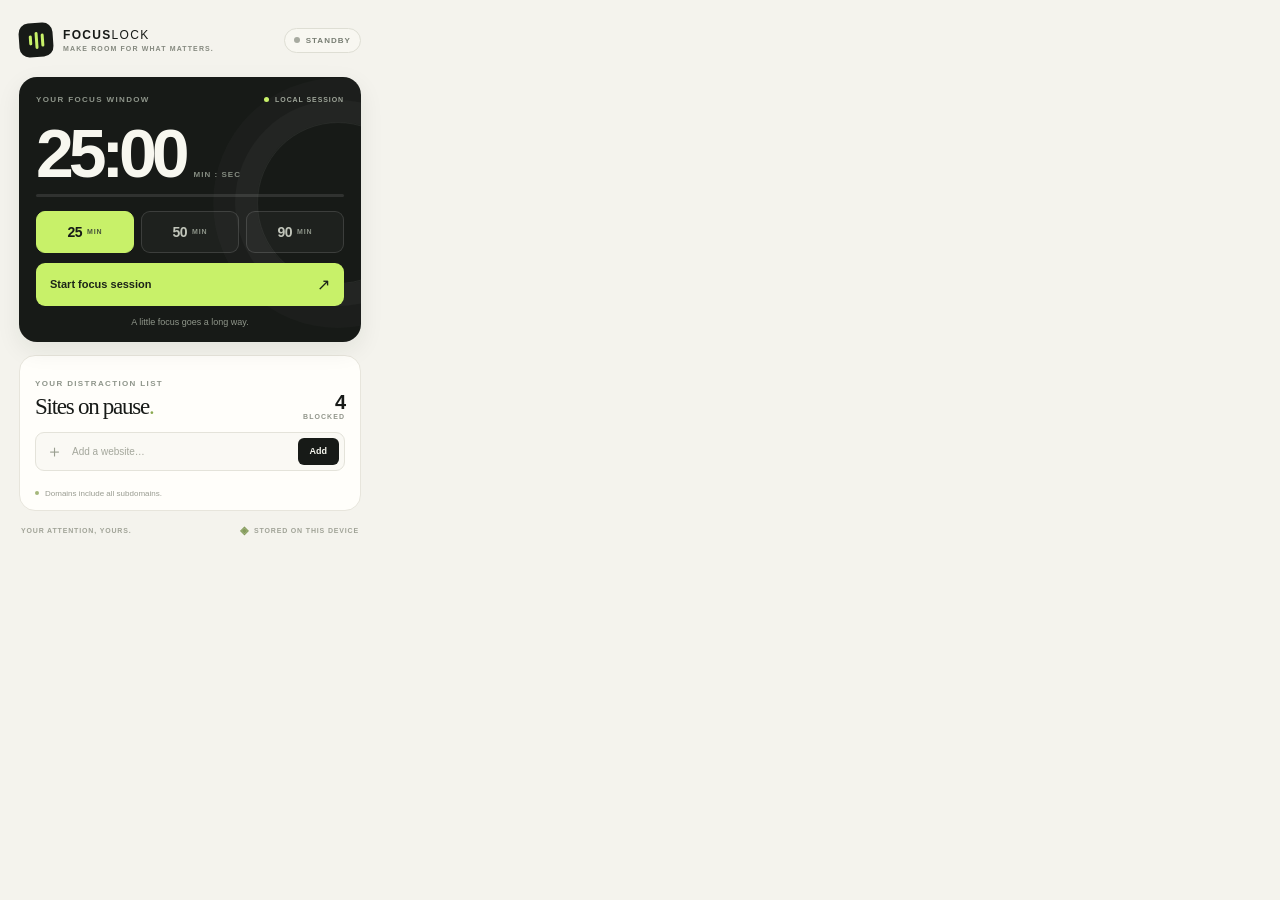
<file: popup.html>
<!doctype html>
<html lang="en">
<head>
  <meta charset="utf-8">
  <meta name="viewport" content="width=device-width,initial-scale=1">
  <meta name="color-scheme" content="light">
  <title>Focus Lock</title>
  <link rel="stylesheet" href="popup.css">
</head>
<body>
  <main class="app-shell">
    <header class="topbar">
      <div class="brand-lockup">
        <div class="brand-mark" aria-hidden="true"><span></span><span></span><span></span></div>
        <div class="brand-copy"><span class="brand-name">FOCUS<span>LOCK</span></span><span class="brand-caption">MAKE ROOM FOR WHAT MATTERS.</span></div>
      </div>
      <div id="status" class="status"><i></i><span>STANDBY</span></div>
    </header>

    <section class="hero-panel" aria-labelledby="session-heading">
      <div class="hero-topline"><span class="eyebrow" id="session-heading">YOUR FOCUS WINDOW</span><span class="live-label"><i></i> LOCAL SESSION</span></div>
      <div class="timer-wrap">
        <div class="timer" id="timer" aria-live="off">25:00</div>
        <span class="timer-unit">MIN : SEC</span>
      </div>
      <div class="progress-track"><div class="progress-fill" id="progress"></div></div>
      <div class="duration-row" aria-label="Choose session length">
        <button data-minutes="25" class="duration selected"><strong>25</strong><span>MIN</span></button>
        <button data-minutes="50" class="duration"><strong>50</strong><span>MIN</span></button>
        <button data-minutes="90" class="duration"><strong>90</strong><span>MIN</span></button>
      </div>
      <button id="start" class="primary"><span>Start focus session</span><b aria-hidden="true">↗</b></button>
      <button id="stop" class="stop-button hidden">End session early</button>
      <p class="session-note" id="session-note">A little focus goes a long way.</p>
    </section>

    <section class="sites-panel" aria-labelledby="sites-heading">
      <div class="section-heading">
        <div><span class="eyebrow">YOUR DISTRACTION LIST</span><h2 id="sites-heading">Sites on pause<span class="heading-period">.</span></h2></div>
        <div class="site-count"><strong id="count">4</strong><span>BLOCKED</span></div>
      </div>
      <form id="add-form" class="add-form">
        <span class="input-prefix" aria-hidden="true">＋</span>
        <input id="site-input" type="text" placeholder="Add a website…" autocomplete="off" spellcheck="false" aria-label="Website domain">
        <button type="submit" aria-label="Add website">Add</button>
      </form>
      <p id="error" class="error" role="alert"></p>
      <ul id="site-list" class="site-list"></ul>
      <p class="list-footnote"><span class="footnote-dot"></span> Domains include all subdomains.</p>
    </section>

    <footer class="footer"><span>YOUR ATTENTION, YOURS.</span><span class="footer-right"><span class="privacy-mark">◈</span> STORED ON THIS DEVICE</span></footer>
  </main>
  <script src="popup.js"></script>
</body>
</html>
</file>
<file: popup.css>
:root{color-scheme:light;--ink:#171a17;--muted:#858b82;--paper:#f4f3ed;--white:#fffefa;--line:#e7e5dc;--acid:#c8f169;--green:#294a39;--green-soft:#e8eee4;--danger:#b74d42}
*{box-sizing:border-box}
body{margin:0;width:380px;background:var(--paper);color:var(--ink);font-family:Inter,-apple-system,BlinkMacSystemFont,"Segoe UI",sans-serif;-webkit-font-smoothing:antialiased}
button,input{font:inherit}button{cursor:pointer}
.app-shell{padding:19px 19px 14px}
.topbar{height:42px;display:flex;align-items:center;justify-content:space-between;margin-bottom:16px}
.brand-lockup{display:flex;align-items:center;gap:10px}
.brand-mark{width:34px;height:34px;background:var(--ink);border-radius:10px;display:flex;align-items:center;justify-content:center;gap:3px;transform:rotate(-4deg)}
.brand-mark span{display:block;width:3px;border-radius:4px;background:var(--acid)}.brand-mark span:nth-child(1){height:10px}.brand-mark span:nth-child(2){height:17px}.brand-mark span:nth-child(3){height:13px}
.brand-copy{display:flex;flex-direction:column;gap:3px}.brand-name{font-size:12px;font-weight:900;letter-spacing:.11em}.brand-name span{font-weight:500}.brand-caption{font-size:7px;letter-spacing:.16em;color:#85897f;font-weight:700}
.status{display:flex;align-items:center;gap:6px;padding:7px 9px;border:1px solid #deded4;border-radius:99px;font-size:8px;font-weight:850;letter-spacing:.13em;color:#777d72;background:#f8f7f1}.status i,.live-label i{width:6px;height:6px;border-radius:50%;background:#a7aaa0}.status.on{color:#345a32;border-color:#d7e3c4;background:#edf4df}.status.on i{background:#79a83c;box-shadow:0 0 0 3px #dcebc7}
.hero-panel{position:relative;overflow:hidden;background:var(--ink);color:#f9f8ef;border-radius:18px;padding:18px 17px 15px;box-shadow:0 8px 24px #1c241414}
.hero-panel:after{content:"";position:absolute;right:-58px;top:45px;width:160px;height:160px;border:1px solid #ffffff12;border-radius:50%;box-shadow:0 0 0 22px #ffffff08,0 0 0 44px #ffffff05;pointer-events:none}
.hero-topline{display:flex;align-items:center;justify-content:space-between;position:relative;z-index:1}.eyebrow{font-size:8px;letter-spacing:.17em;font-weight:850;color:#8e958a}.live-label{display:flex;align-items:center;gap:6px;color:#9fa69a;font-size:7px;letter-spacing:.13em;font-weight:800}.live-label i{background:var(--acid);width:5px;height:5px}
.timer-wrap{position:relative;z-index:1;display:flex;align-items:baseline;gap:9px;margin:17px 0 8px}.timer{font-size:68px;line-height:.95;font-weight:570;letter-spacing:-.075em;font-variant-numeric:tabular-nums;color:#f7f7ef}.timer-unit{font-size:8px;letter-spacing:.13em;color:#858c81;font-weight:800}
.progress-track{height:3px;background:#ffffff1b;border-radius:8px;overflow:hidden;margin:0 0 14px;position:relative;z-index:1}.progress-fill{height:100%;width:0;background:var(--acid);border-radius:8px;transition:width .35s ease}
.duration-row{display:grid;grid-template-columns:repeat(3,1fr);gap:7px;margin-bottom:10px;position:relative;z-index:1}.duration{height:42px;border:1px solid #ffffff22;border-radius:9px;background:#ffffff08;color:#c1c5ba;display:flex;align-items:center;justify-content:center;gap:5px;transition:background .18s,border-color .18s,transform .18s}.duration strong{font-size:14px;font-weight:750;letter-spacing:-.04em}.duration span{font-size:7px;letter-spacing:.12em;color:#8d9489;font-weight:800}.duration:hover{border-color:#ffffff55;transform:translateY(-1px)}.duration.selected{background:var(--acid);border-color:var(--acid);color:var(--ink)}.duration.selected span{color:#47533b}
.primary{width:100%;height:43px;border:0;border-radius:9px;background:var(--acid);color:#1c2418;font-size:11px;font-weight:850;display:flex;align-items:center;justify-content:space-between;padding:0 14px;position:relative;z-index:1;transition:transform .18s,background .18s}.primary:hover{background:#d7ff83;transform:translateY(-1px)}.primary b{font-size:16px;font-weight:500}.stop-button{width:100%;height:35px;margin-top:7px;border:1px solid #ffffff30;border-radius:9px;background:transparent;color:#f0f0e8;font-size:10px;font-weight:700;position:relative;z-index:1}.stop-button:hover{background:#ffffff12}.session-note{text-align:center;color:#8f968a;font-size:9px;margin:11px 0 0;position:relative;z-index:1}.hidden{display:none!important}
.sites-panel{margin-top:13px;padding:16px 15px 12px;background:var(--white);border:1px solid var(--line);border-radius:16px}.section-heading{display:flex;align-items:flex-end;justify-content:space-between;margin-bottom:12px}.section-heading h2{font-family:Georgia,"Times New Roman",serif;font-size:23px;font-weight:400;letter-spacing:-.055em;margin:4px 0 0}.heading-period{color:#89a94f}.site-count{display:flex;flex-direction:column;align-items:flex-end;gap:1px}.site-count strong{font-size:20px;line-height:1;font-weight:650;letter-spacing:-.06em}.site-count span{font-size:7px;letter-spacing:.15em;color:#92968b;font-weight:850}
.add-form{height:39px;display:flex;align-items:center;border:1px solid #e4e3da;background:#faf9f4;border-radius:9px;padding:0 5px 0 10px;transition:border-color .18s,box-shadow .18s}.add-form:focus-within{border-color:#9aaf6a;box-shadow:0 0 0 3px #c8f16935}.input-prefix{font-size:17px;color:#9a9f91;margin-right:7px}.add-form input{flex:1;min-width:0;border:0;outline:0;background:transparent;font-size:10px;color:var(--ink)}.add-form input::placeholder{color:#a4a79c}.add-form button{height:27px;padding:0 12px;border:0;border-radius:6px;background:var(--ink);color:#f7f7ef;font-size:9px;font-weight:800;transition:background .18s}.add-form button:hover{background:#40533b}
.error{min-height:0;margin:0;color:var(--danger);font-size:9px}.error:not(:empty){margin-top:7px}.site-list{list-style:none;padding:0;margin:8px 0 0;display:grid;grid-template-columns:1fr 1fr;gap:6px}.site-list li{min-width:0;display:flex;align-items:center;gap:7px;padding:8px 7px;border:1px solid #eeede6;border-radius:8px;background:#fffefa;animation:appear .2s ease both}.site-glyph{flex:0 0 23px;width:23px;height:23px;display:grid;place-items:center;border-radius:6px;background:#eff1e8;color:#65764b;font-size:9px;font-weight:900;text-transform:uppercase}.site-name{font-size:9px;font-weight:700;color:#454a41;white-space:nowrap;overflow:hidden;text-overflow:ellipsis;flex:1}.remove{width:20px;height:20px;flex:0 0 20px;border:0;border-radius:5px;background:transparent;color:#a5a79d;font-size:15px;line-height:1;display:grid;place-items:center;transition:background .15s,color .15s}.remove:hover{background:#f8e9e5;color:var(--danger)}.empty-state{grid-column:1/-1;text-align:center;padding:15px 8px;color:#92968b;font-size:10px;border:1px dashed #e4e3da;border-radius:8px}.list-footnote{display:flex;align-items:center;gap:6px;margin:10px 0 0;color:#999c91;font-size:8px}.footnote-dot{width:4px;height:4px;border-radius:50%;background:#a5b77a}
.footer{display:flex;justify-content:space-between;align-items:center;padding:13px 2px 0;color:#a0a397;font-size:7px;font-weight:800;letter-spacing:.12em}.footer-right{display:flex;align-items:center;gap:5px}.privacy-mark{font-size:11px;color:#849b5b}
@keyframes appear{from{opacity:0;transform:translateY(4px)}to{opacity:1;transform:translateY(0)}}
@media(prefers-reduced-motion:reduce){*,*:before,*:after{transition:none!important;animation:none!important}}
</file>
